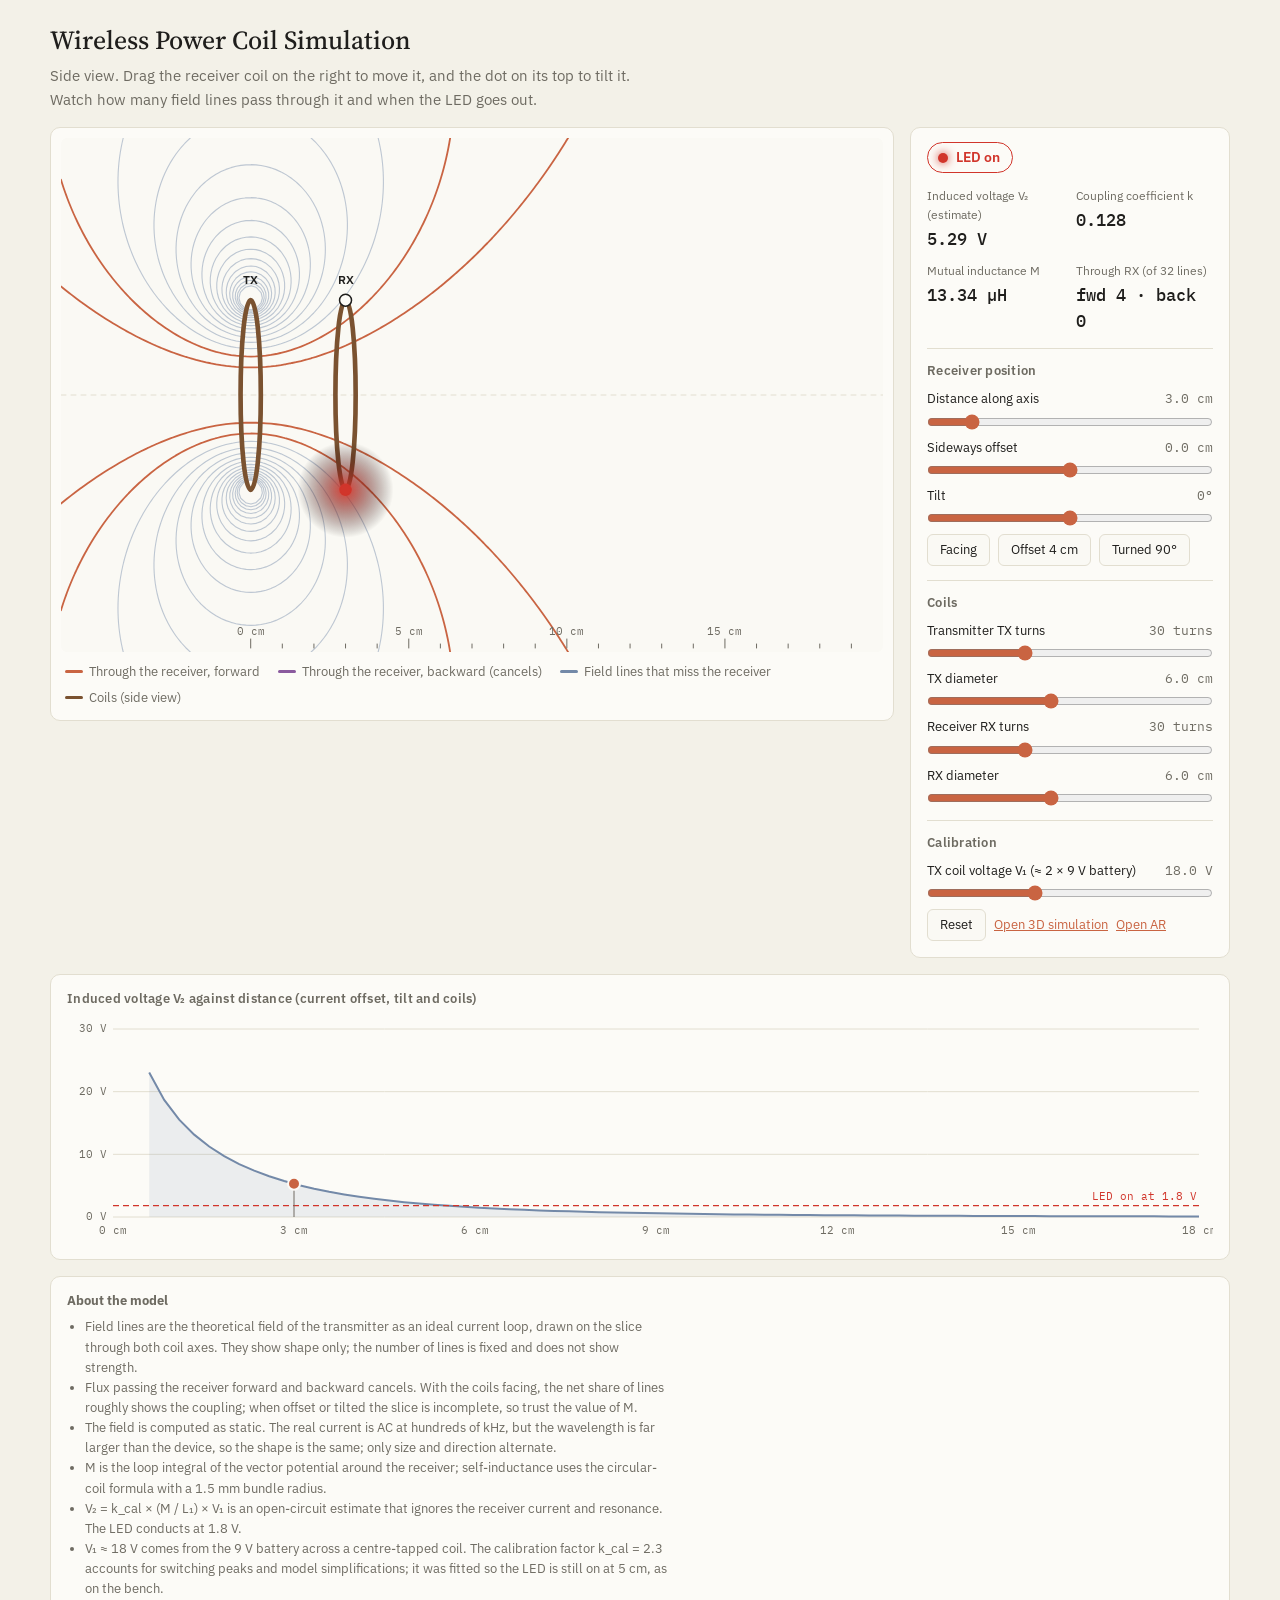
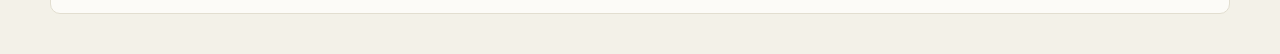
<file: sim.html>
<!DOCTYPE html>
<html lang="en">
<head>
<meta charset="utf-8">
<meta name="viewport" content="width=device-width, initial-scale=1">
<title>Wireless Power Coil Simulation</title>
<link rel="preconnect" href="https://fonts.googleapis.com">
<link rel="preconnect" href="https://fonts.gstatic.com" crossorigin>
<link href="https://fonts.googleapis.com/css2?family=IBM+Plex+Mono:wght@400;500&family=IBM+Plex+Sans:wght@400;500;600&family=Source+Serif+4:wght@500&display=swap" rel="stylesheet">
<style>
/* Layout idea: a lab bench. Large stage on the left, instrument panel on the right, response curve below. */
:root {
  --bg: #f3f1e8;
  --panel: #fcfbf7;
  --stage: #faf9f4;
  --ink: #1f1e1c;
  --muted: #6e6b62;
  --line: #e2ded0;
  --copper: #7a5230;
  --field: #7389a8;
  --link: #c96442;
  --led: #d1352b;
  --anti: #8a5a9e;
  --font-display: "Source Serif 4", "Songti SC", "Noto Serif SC", Georgia, serif;
  --font-body: "IBM Plex Sans", "PingFang SC", "Microsoft YaHei", "Noto Sans SC", system-ui, sans-serif;
  --font-num: "IBM Plex Mono", ui-monospace, Menlo, Consolas, monospace;
}
@media (prefers-color-scheme: dark) {
  :root:not([data-theme="light"]) {
    color-scheme: dark;
    --bg: #262624; --panel: #30302e; --stage: #1f1e1d; --ink: #f0eee6; --muted: #a8a59b;
    --line: #47453f; --copper: #c9996b; --field: #8ea6c8; --link: #e2805a; --led: #ff6a5c; --anti: #c592da;
  }
}
:root[data-theme="dark"] {
  color-scheme: dark;
  --bg: #262624; --panel: #30302e; --stage: #1f1e1d; --ink: #f0eee6; --muted: #a8a59b;
    --line: #47453f; --copper: #c9996b; --field: #8ea6c8; --link: #e2805a; --led: #ff6a5c; --anti: #c592da;
}
* { box-sizing: border-box; }
html, body { margin: 0; }
body {
  background: var(--bg); color: var(--ink);
  font-family: var(--font-body); font-size: 15px; line-height: 1.55;
  padding: 20px 16px 40px;
}
.wrap { max-width: 1180px; margin: 0 auto; display: flex; flex-direction: column; gap: 16px; }
header h1 { font-family: var(--font-display); font-size: 26px; font-weight: 500; margin: 0 0 4px; text-wrap: balance; }
header p { margin: 0; color: var(--muted); max-width: 65ch; }
.bench { display: grid; grid-template-columns: minmax(0, 1fr) 320px; gap: 16px; align-items: start; }
.card { background: var(--panel); border: 1px solid var(--line); border-radius: 10px; }
.stage-card { padding: 10px; }
.stage-box { position: relative; aspect-ratio: 16 / 10; background: var(--stage); border-radius: 6px; overflow: hidden; }
canvas { display: block; width: 100%; height: 100%; }
#stage { touch-action: none; cursor: grab; }
#stage.dragging { cursor: grabbing; }
.legend { display: flex; flex-wrap: wrap; gap: 6px 18px; padding: 10px 4px 2px; color: var(--muted); font-size: 13px; }
.legend span { display: inline-flex; align-items: center; gap: 6px; }
.swatch { width: 18px; height: 3px; border-radius: 2px; display: inline-block; }
.panel { padding: 14px 16px 16px; display: flex; flex-direction: column; gap: 14px; }
.readouts { display: grid; grid-template-columns: 1fr 1fr; gap: 10px 12px; }
.ro { display: flex; flex-direction: column; gap: 1px; }
.ro .k { font-size: 12px; color: var(--muted); }
.ro .v { font-family: var(--font-num); font-variant-numeric: tabular-nums; font-size: 17px; font-weight: 500; }
.ro.wide { grid-column: 1 / -1; }
.pill {
  display: inline-flex; align-items: center; gap: 8px; align-self: flex-start;
  padding: 4px 12px 4px 10px; border-radius: 999px; border: 1px solid var(--line);
  font-weight: 600; font-size: 14px; color: var(--muted);
}
.pill i { width: 10px; height: 10px; border-radius: 50%; background: var(--line); display: inline-block; }
.pill.on { color: var(--led); border-color: var(--led); }
.pill.on i { background: var(--led); box-shadow: 0 0 10px var(--led); }
h2 { font-size: 13px; font-weight: 600; margin: 0; color: var(--muted); letter-spacing: .02em; }
.group { display: flex; flex-direction: column; gap: 8px; border-top: 1px solid var(--line); padding-top: 12px; }
.ctl { display: grid; grid-template-columns: 1fr auto; gap: 2px 8px; align-items: baseline; }
.ctl label { font-size: 13px; }
.ctl output { font-family: var(--font-num); font-variant-numeric: tabular-nums; font-size: 13px; color: var(--muted); }
.ctl input[type=range] { grid-column: 1 / -1; width: 100%; accent-color: var(--link); margin: 2px 0 0; }
.btns { display: flex; flex-wrap: wrap; gap: 8px; }
button {
  font: inherit; font-size: 13px; color: var(--ink); background: var(--stage);
  border: 1px solid var(--line); border-radius: 6px; padding: 5px 12px; cursor: pointer;
}
button:hover { border-color: var(--link); }
button:focus-visible, input:focus-visible { outline: 2px solid var(--field); outline-offset: 2px; }
.curve-card { padding: 14px 16px 12px; display: flex; flex-direction: column; gap: 8px; }
.curve-box { height: 230px; }
.notes { padding: 14px 16px; color: var(--muted); font-size: 13px; }
.notes ul { margin: 6px 0 0; padding-left: 18px; max-width: 75ch; }
@media (max-width: 860px) {
  .bench { grid-template-columns: minmax(0, 1fr); }
  .stage-box { aspect-ratio: 4 / 3; }
}
</style>
</head>
<body>
<div class="wrap">
  <header>
    <h1>Wireless Power Coil Simulation</h1>
    <p>Side view. Drag the receiver coil on the right to move it, and the dot on its top to tilt it. Watch how many field lines pass through it and when the LED goes out.</p>
  </header>

  <div class="bench">
    <div class="card stage-card">
      <div class="stage-box"><canvas id="stage" aria-label="Side view of the coils and field lines; the receiver can be dragged"></canvas></div>
      <div class="legend">
        <span><i class="swatch" style="background:var(--link)"></i>Through the receiver, forward</span>
        <span><i class="swatch" style="background:var(--anti)"></i>Through the receiver, backward (cancels)</span>
        <span><i class="swatch" style="background:var(--field)"></i>Field lines that miss the receiver</span>
        <span><i class="swatch" style="background:var(--copper)"></i>Coils (side view)</span>
      </div>
    </div>

    <div class="card panel">
      <span class="pill" id="ledPill"><i></i><span id="ledText">LED off</span></span>
      <div class="readouts">
        <div class="ro"><span class="k">Induced voltage V₂ (estimate)</span><span class="v" id="roV">–</span></div>
        <div class="ro"><span class="k">Coupling coefficient k</span><span class="v" id="roK">–</span></div>
        <div class="ro"><span class="k">Mutual inductance M</span><span class="v" id="roM">–</span></div>
        <div class="ro"><span class="k">Through RX (of 32 lines)</span><span class="v" id="roN">–</span></div>
      </div>

      <div class="group">
        <h2>Receiver position</h2>
        <div class="ctl"><label for="dist">Distance along axis</label><output id="distO"></output>
          <input type="range" id="dist" min="0.6" max="18" step="0.1"></div>
        <div class="ctl"><label for="off">Sideways offset</label><output id="offO"></output>
          <input type="range" id="off" min="-6" max="6" step="0.1"></div>
        <div class="ctl"><label for="tilt">Tilt</label><output id="tiltO"></output>
          <input type="range" id="tilt" min="-90" max="90" step="1"></div>
        <div class="btns">
          <button type="button" data-preset="face">Facing</button>
          <button type="button" data-preset="shift">Offset 4 cm</button>
          <button type="button" data-preset="perp">Turned 90°</button>
        </div>
      </div>

      <div class="group">
        <h2>Coils</h2>
        <div class="ctl"><label for="n1">Transmitter TX turns</label><output id="n1O"></output>
          <input type="range" id="n1" min="5" max="80" step="1"></div>
        <div class="ctl"><label for="d1">TX diameter</label><output id="d1O"></output>
          <input type="range" id="d1" min="3" max="10" step="0.5"></div>
        <div class="ctl"><label for="n2">Receiver RX turns</label><output id="n2O"></output>
          <input type="range" id="n2" min="5" max="80" step="1"></div>
        <div class="ctl"><label for="d2">RX diameter</label><output id="d2O"></output>
          <input type="range" id="d2" min="3" max="10" step="0.5"></div>
      </div>

      <div class="group">
        <h2>Calibration</h2>
        <div class="ctl"><label for="v1">TX coil voltage V₁ (≈ 2 × 9 V battery)</label><output id="v1O"></output>
          <input type="range" id="v1" min="5" max="40" step="0.5"></div>
        <div class="btns"><button type="button" id="reset">Reset</button><a href="index.html#preview" style="font-size:13px;align-self:center;color:var(--link)">Open 3D simulation</a><a href="index.html" style="font-size:13px;align-self:center;color:var(--link)">Open AR</a></div>
      </div>
    </div>
  </div>

  <div class="card curve-card">
    <h2>Induced voltage V₂ against distance (current offset, tilt and coils)</h2>
    <div class="curve-box"><canvas id="curve" aria-label="Induced voltage against distance"></canvas></div>
  </div>

  <div class="card notes">
    <strong>About the model</strong>
    <ul>
      <li>Field lines are the theoretical field of the transmitter as an ideal current loop, drawn on the slice through both coil axes. They show shape only; the number of lines is fixed and does not show strength.</li>
      <li>Flux passing the receiver forward and backward cancels. With the coils facing, the net share of lines roughly shows the coupling; when offset or tilted the slice is incomplete, so trust the value of M.</li>
      <li>The field is computed as static. The real current is AC at hundreds of kHz, but the wavelength is far larger than the device, so the shape is the same; only size and direction alternate.</li>
      <li>M is the loop integral of the vector potential around the receiver; self-inductance uses the circular-coil formula with a 1.5 mm bundle radius.</li>
      <li>V₂ = k_cal × (M / L₁) × V₁ is an open-circuit estimate that ignores the receiver current and resonance. The LED conducts at 1.8 V.</li>
      <li>V₁ ≈ 18 V comes from the 9 V battery across a centre-tapped coil. The calibration factor k_cal = 2.3 accounts for switching peaks and model simplifications; it was fitted so the LED is still on at 5 cm, as on the bench.</li>
    </ul>
  </div>
</div>

<script>
//<math>
const MU0 = 4e-7 * Math.PI;
const LED_VF = 1.8;
const WIRE_BUNDLE_CM = 0.15;

function ellipKE(m) {
  let a = 1, b = Math.sqrt(1 - m), c = Math.sqrt(m), sum = m / 2, pow = 0.5;
  for (let i = 0; i < 12; i++) {
    const an = (a + b) / 2;
    c = (a - b) / 2;
    b = Math.sqrt(a * b);
    a = an;
    pow *= 2;
    sum += pow * c * c;
    if (Math.abs(c) < 1e-12) break;
  }
  const K = Math.PI / (2 * a);
  return [K, K * (1 - sum)];
}
// Shape of A_phi for a unit-current loop of radius a (drops the mu0/pi factor). Lengths in cm.
function aphiShape(rho, z, a) {
  if (rho < 1e-6) return 0;
  let k2 = 4 * a * rho / ((a + rho) * (a + rho) + z * z);
  if (k2 > 0.999999) k2 = 0.999999;
  const k = Math.sqrt(k2);
  const KE = ellipKE(k2);
  return Math.sqrt(a / rho) / k * ((1 - k2 / 2) * KE[0] - KE[1]);
}
function psi(rho, z, a) { return rho * aphiShape(rho, z, a); }

// Mutual inductance of two single-turn loops, in henry. TX radius a at origin with axis z;
// RX radius b centred at (z = zr, s = sr), tilted by theta in the z-s plane. Lengths in cm.
function mutual0(a, b, zr, sr, theta) {
  const N = 72, ct = Math.cos(theta), st = Math.sin(theta);
  let sum = 0;
  for (let i = 0; i < N; i++) {
    const ph = (i + 0.5) / N * 2 * Math.PI, cp = Math.cos(ph), sp = Math.sin(ph);
    const px = sr + b * cp * ct, py = b * sp, pz = zr - b * cp * st;
    const rho = Math.hypot(px, py);
    if (rho < 1e-6) continue;
    const A = aphiShape(rho, pz, a);
    const dlx = -b * sp * ct, dly = b * cp;
    sum += A * ((-py / rho) * dlx + (px / rho) * dly);
  }
  return MU0 / Math.PI * sum * (2 * Math.PI / N) * 0.01;
}
// Smallest wire-to-wire gap between the two loops, in cm.
function minGap(a, b, zr, sr, theta) {
  const N = 180, ct = Math.cos(theta), st = Math.sin(theta);
  let g = Infinity;
  for (let i = 0; i < N; i++) {
    const ph = i / N * 2 * Math.PI, cp = Math.cos(ph);
    const rho = Math.hypot(sr + b * cp * ct, b * Math.sin(ph)), pz = zr - b * cp * st;
    g = Math.min(g, Math.hypot(rho - a, pz));
  }
  return g;
}
// Direction of B in the drawing plane (z, s), from the flux function.
function fieldDir(z, s, a) {
  const r = Math.max(Math.abs(s), 1e-3), e = 1e-3;
  const dr = (psi(r + e, z, a) - psi(Math.max(r - e, 0), z, a)) / (2 * e);
  const dz = (psi(r, z + e, a) - psi(r, z - e, a)) / (2 * e);
  return [dr / r, -dz / r * (s < 0 ? -1 : 1)];
}
function selfL(n, rCm) {
  return MU0 * n * n * (rCm * 0.01) * (Math.log(8 * rCm / WIRE_BUNDLE_CM) - 2);
}
function solve(s, zr) {
  const a = s.d1 / 2, b = s.d2 / 2, th = s.tilt * Math.PI / 180;
  const M = s.n1 * s.n2 * mutual0(a, b, zr === undefined ? s.dist : zr, s.off, th);
  const L1 = selfL(s.n1, a), L2 = selfL(s.n2, b);
  const clash = minGap(a, b, zr === undefined ? s.dist : zr, s.off, th) < 0.4;
  return { M, k: Math.abs(M) / Math.sqrt(L1 * L2), V2: Math.abs(M) / L1 * s.v1 * K_CAL, clash };
}
//</math>

const K_CAL = 2.3;
const DEFAULTS = { n1: 30, d1: 6, n2: 30, d2: 6, dist: 3, off: 0, tilt: 0, v1: 18 };
const state = Object.assign({}, DEFAULTS);
const Z_MIN = -6, Z_MAX = 20;
const stage = document.getElementById('stage'), curve = document.getElementById('curve');
const $ = id => document.getElementById(id);
let view = { w: 0, h: 0, scale: 1, halfS: 1 };
let contours = null, contourKey = '';

function tok(name) { return getComputedStyle(document.documentElement).getPropertyValue(name).trim(); }
function fitCanvas(c) {
  const dpr = window.devicePixelRatio || 1, w = c.clientWidth, h = c.clientHeight;
  if (c.width !== Math.round(w * dpr) || c.height !== Math.round(h * dpr)) {
    c.width = Math.round(w * dpr); c.height = Math.round(h * dpr);
  }
  const ctx = c.getContext('2d');
  ctx.setTransform(dpr, 0, 0, dpr, 0, 0);
  return { ctx, w, h };
}
const X = z => (z - Z_MIN) * view.scale;
const Y = s => view.h / 2 - s * view.scale;

function lineCount() { return 16; }

// Field lines of an axisymmetric field are contours of psi = rho * A_phi.
function buildContours() {
  const a = state.d1 / 2, n = lineCount();
  const key = [a, n, view.w, view.h].join('|');
  if (key === contourKey) return;
  contourKey = key;
  const cell = 5 / view.scale;
  const cols = Math.ceil((Z_MAX - Z_MIN) / cell), rows = Math.ceil(2 * view.halfS / cell);
  const g = new Float32Array((cols + 1) * (rows + 1));
  for (let j = 0; j <= rows; j++) {
    const s = view.halfS - j * cell;
    for (let i = 0; i <= cols; i++) g[j * (cols + 1) + i] = psi(Math.abs(s), Z_MIN + i * cell, a);
  }
  const top = psi(0.9 * a, 0, a), levels = [];
  for (let i = 1; i <= n; i++) levels.push(top * i / n);
  const groups = levels.map(() => [[], []]);
  const TABLE = { 1: 'lt', 2: 'tr', 3: 'lr', 4: 'rb', 5: 'ltrb', 6: 'tb', 7: 'lb', 8: 'lb', 9: 'tb', 10: 'trlb', 11: 'rb', 12: 'lr', 13: 'tr', 14: 'lt' };
  for (let j = 0; j < rows; j++) {
    const s0 = view.halfS - j * cell, s1 = s0 - cell, side = (s0 + s1) / 2 > 0 ? 0 : 1;
    for (let i = 0; i < cols; i++) {
      const v00 = g[j * (cols + 1) + i], v10 = g[j * (cols + 1) + i + 1];
      const v01 = g[(j + 1) * (cols + 1) + i], v11 = g[(j + 1) * (cols + 1) + i + 1];
      const lo = Math.min(v00, v10, v01, v11), hi = Math.max(v00, v10, v01, v11);
      const z0 = Z_MIN + i * cell, z1 = z0 + cell;
      for (let li = 0; li < levels.length; li++) {
        const L = levels[li];
        if (L < lo || L >= hi) continue;
        const idx = (v00 > L ? 1 : 0) | (v10 > L ? 2 : 0) | (v11 > L ? 4 : 0) | (v01 > L ? 8 : 0);
        const code = TABLE[idx];
        if (!code) continue;
        const pt = e => {
          if (e === 't') return [z0 + (L - v00) / (v10 - v00) * cell, s0];
          if (e === 'b') return [z0 + (L - v01) / (v11 - v01) * cell, s1];
          if (e === 'l') return [z0, s0 - (L - v00) / (v01 - v00) * cell];
          return [z1, s0 - (L - v10) / (v11 - v10) * cell];
        };
        for (let c = 0; c < code.length; c += 2) {
          const p = pt(code[c]), q = pt(code[c + 1]);
          groups[li][side].push(p[0], p[1], q[0], q[1]);
        }
      }
    }
  }
  contours = groups;
}

function rxEnds() {
  const b = state.d2 / 2, th = state.tilt * Math.PI / 180;
  const uz = -Math.sin(th), us = Math.cos(th);
  return { top: [state.dist + b * uz, state.off + b * us], bot: [state.dist - b * uz, state.off - b * us] };
}
function crosses(ax, ay, bx, by, cx, cy, dx, dy) {
  const d1 = (bx - ax) * (cy - ay) - (by - ay) * (cx - ax), d2 = (bx - ax) * (dy - ay) - (by - ay) * (dx - ax);
  const d3 = (dx - cx) * (ay - cy) - (dy - cy) * (ax - cx), d4 = (dx - cx) * (by - cy) - (dy - cy) * (bx - cx);
  return (d1 > 0) !== (d2 > 0) && (d3 > 0) !== (d4 > 0);
}

function drawCoil(ctx, z, s, rCm, tiltDeg, turns, label) {
  ctx.save();
  ctx.translate(X(z), Y(s));
  ctx.rotate(-tiltDeg * Math.PI / 180);
  ctx.strokeStyle = tok('--copper');
  ctx.lineWidth = 2.5 + turns / 14;
  ctx.beginPath();
  ctx.ellipse(0, 0, Math.max(3, 0.32 * view.scale), rCm * view.scale, 0, 0, Math.PI * 2);
  ctx.stroke();
  ctx.restore();
  ctx.fillStyle = tok('--ink');
  ctx.font = '600 12px ' + tok('--font-body');
  ctx.textAlign = 'center';
  ctx.fillText(label, X(z), Math.max(14, Y(s + rCm) - 16));
}

function drawStage(res) {
  const f = fitCanvas(stage), ctx = f.ctx;
  view.w = f.w; view.h = f.h; view.scale = f.w / (Z_MAX - Z_MIN); view.halfS = f.h / 2 / view.scale;
  buildContours();
  ctx.clearRect(0, 0, f.w, f.h);
  const ink = tok('--ink'), muted = tok('--muted'), lineC = tok('--line');

  ctx.strokeStyle = lineC; ctx.lineWidth = 1; ctx.setLineDash([5, 5]);
  ctx.beginPath(); ctx.moveTo(0, Y(0)); ctx.lineTo(f.w, Y(0)); ctx.stroke(); ctx.setLineDash([]);

  const e = rxEnds();
  let pos = 0, neg = 0;
  const thR = state.tilt * Math.PI / 180, nz = Math.cos(thR), ns = Math.sin(thR), aTx = state.d1 / 2;
  ctx.lineCap = 'round';
  for (const pair of contours) for (const seg of pair) {
    if (!seg.length) continue;
    let net = 0;
    for (let i = 0; i < seg.length; i += 4)
      if (crosses(seg[i], seg[i + 1], seg[i + 2], seg[i + 3], e.top[0], e.top[1], e.bot[0], e.bot[1])) {
        const d = fieldDir((seg[i] + seg[i + 2]) / 2, (seg[i + 1] + seg[i + 3]) / 2, aTx);
        net += d[0] * nz + d[1] * ns > 0 ? 1 : -1;
      }
    const on = net !== 0;
    if (net > 0) pos++; else if (net < 0) neg++;
    ctx.strokeStyle = net > 0 ? tok('--link') : net < 0 ? tok('--anti') : tok('--field');
    ctx.globalAlpha = on ? 1 : 0.45;
    ctx.lineWidth = on ? 1.8 : 1.1;
    ctx.beginPath();
    for (let i = 0; i < seg.length; i += 4) { ctx.moveTo(X(seg[i]), Y(seg[i + 1])); ctx.lineTo(X(seg[i + 2]), Y(seg[i + 3])); }
    ctx.stroke();
  }
  ctx.globalAlpha = 1;

  // centimetre ruler along the axis
  ctx.fillStyle = muted; ctx.strokeStyle = muted; ctx.lineWidth = 1;
  ctx.font = '11px ' + tok('--font-num'); ctx.textAlign = 'center';
  for (let z = 0; z <= Z_MAX - 1; z++) {
    const big = z % 5 === 0;
    ctx.beginPath(); ctx.moveTo(X(z), f.h - 4); ctx.lineTo(X(z), f.h - (big ? 13 : 8)); ctx.stroke();
    if (big) ctx.fillText(z + ' cm', X(z), f.h - 17);
  }

  drawCoil(ctx, 0, 0, state.d1 / 2, 0, state.n1, 'TX');
  drawCoil(ctx, state.dist, state.off, state.d2 / 2, state.tilt, state.n2, 'RX');

  // LED hangs at the lower end of the receiver coil
  const lx = X(e.bot[0]), ly = Y(e.bot[1]);
  const bright = res.clash ? 0 : Math.max(0, Math.min(1, (res.V2 - LED_VF) / 1.5));
  if (bright > 0) {
    const R = 14 + 34 * bright, grd = ctx.createRadialGradient(lx, ly, 2, lx, ly, R);
    grd.addColorStop(0, tok('--led')); grd.addColorStop(1, 'transparent');
    ctx.globalAlpha = 0.35 + 0.55 * bright; ctx.fillStyle = grd;
    ctx.beginPath(); ctx.arc(lx, ly, R, 0, Math.PI * 2); ctx.fill(); ctx.globalAlpha = 1;
  }
  ctx.fillStyle = bright > 0 ? tok('--led') : tok('--stage');
  ctx.strokeStyle = bright > 0 ? tok('--led') : muted; ctx.lineWidth = 1.5;
  ctx.beginPath(); ctx.arc(lx, ly, 5.5, 0, Math.PI * 2); ctx.fill(); ctx.stroke();

  // tilt handle
  ctx.fillStyle = tok('--panel'); ctx.strokeStyle = ink; ctx.lineWidth = 1.5;
  ctx.beginPath(); ctx.arc(X(e.top[0]), Y(e.top[1]), 6, 0, Math.PI * 2); ctx.fill(); ctx.stroke();

  return { pos, neg, total: contours.length * 2 };
}

function drawCurve(res) {
  const f = fitCanvas(curve), ctx = f.ctx;
  ctx.clearRect(0, 0, f.w, f.h);
  const m = { l: 46, r: 14, t: 12, b: 30 }, pw = f.w - m.l - m.r, ph = f.h - m.t - m.b;
  const zMax = 18, pts = [];
  let vMax = 3;
  for (let i = 0; i <= 70; i++) {
    const z = 0.6 + (zMax - 0.6) * i / 70, v = solve(state, z).V2;
    pts.push([z, v]); if (v > vMax) vMax = v;
  }
  const step = vMax > 20 ? 10 : vMax > 8 ? 4 : vMax > 4 ? 2 : 1;
  vMax = Math.ceil(vMax * 1.05 / step) * step;
  const px = z => m.l + z / zMax * pw, py = v => m.t + ph - v / vMax * ph;
  const muted = tok('--muted'), lineC = tok('--line'), field = tok('--field'), led = tok('--led');

  ctx.font = '11px ' + tok('--font-num'); ctx.fillStyle = muted; ctx.strokeStyle = lineC; ctx.lineWidth = 1;
  ctx.textAlign = 'right'; ctx.textBaseline = 'middle';
  for (let v = 0; v <= vMax + 1e-9; v += step) {
    ctx.beginPath(); ctx.moveTo(m.l, py(v)); ctx.lineTo(m.l + pw, py(v)); ctx.stroke();
    ctx.fillText(v + ' V', m.l - 6, py(v));
  }
  ctx.textAlign = 'center'; ctx.textBaseline = 'top';
  for (let z = 0; z <= zMax; z += 3) ctx.fillText(z + ' cm', px(z), m.t + ph + 8);

  ctx.beginPath(); ctx.moveTo(px(pts[0][0]), py(0));
  for (const p of pts) ctx.lineTo(px(p[0]), py(p[1]));
  ctx.lineTo(px(zMax), py(0)); ctx.closePath();
  ctx.globalAlpha = 0.12; ctx.fillStyle = field; ctx.fill(); ctx.globalAlpha = 1;
  ctx.beginPath(); pts.forEach((p, i) => i ? ctx.lineTo(px(p[0]), py(p[1])) : ctx.moveTo(px(p[0]), py(p[1])));
  ctx.strokeStyle = field; ctx.lineWidth = 2; ctx.stroke();

  ctx.setLineDash([6, 4]); ctx.strokeStyle = led; ctx.lineWidth = 1.2;
  ctx.beginPath(); ctx.moveTo(m.l, py(LED_VF)); ctx.lineTo(m.l + pw, py(LED_VF)); ctx.stroke(); ctx.setLineDash([]);
  ctx.fillStyle = led; ctx.textAlign = 'right'; ctx.textBaseline = 'bottom';
  ctx.fillText('LED on at 1.8 V', m.l + pw - 2, py(LED_VF) - 3);

  const cx = px(Math.min(state.dist, zMax)), cy = py(Math.min(res.V2, vMax));
  ctx.strokeStyle = muted; ctx.lineWidth = 1;
  ctx.beginPath(); ctx.moveTo(cx, m.t + ph); ctx.lineTo(cx, cy); ctx.stroke();
  ctx.fillStyle = tok('--link'); ctx.strokeStyle = tok('--panel'); ctx.lineWidth = 2;
  ctx.beginPath(); ctx.arc(cx, cy, 6, 0, Math.PI * 2); ctx.fill(); ctx.stroke();
}

const FORMAT = {
  n1: v => v + ' turns', n2: v => v + ' turns', d1: v => v.toFixed(1) + ' cm', d2: v => v.toFixed(1) + ' cm',
  dist: v => v.toFixed(1) + ' cm', off: v => v.toFixed(1) + ' cm', tilt: v => v.toFixed(0) + '°', v1: v => v.toFixed(1) + ' V'
};
function syncControls() {
  for (const key in FORMAT) { $(key).value = state[key]; $(key + 'O').textContent = FORMAT[key](state[key]); }
}
let queued = false;
function render() {
  if (queued) return;
  queued = true;
  requestAnimationFrame(() => {
    queued = false;
    syncControls();
    const res = solve(state);
    const link = drawStage(res);
    drawCurve(res);
    $('roV').textContent = res.clash ? 'Coils touch' : res.V2.toFixed(2) + ' V';
    $('roK').textContent = res.k.toFixed(3);
    $('roM').textContent = (res.M * 1e6).toFixed(2) + ' µH';
    $('roN').textContent = 'fwd ' + link.pos + ' · back ' + link.neg;
    const on = !res.clash && res.V2 > LED_VF;
    $('ledPill').classList.toggle('on', on);
    $('ledText').textContent = on ? 'LED on' : 'LED off';
  });
}
for (const key in FORMAT) $(key).addEventListener('input', ev => { state[key] = parseFloat(ev.target.value); render(); });
const PRESETS = { face: { dist: 3, off: 0, tilt: 0 }, shift: { dist: 3, off: 4, tilt: 0 }, perp: { dist: 3, off: 0, tilt: 90 } };
document.querySelectorAll('[data-preset]').forEach(b => b.addEventListener('click', () => { Object.assign(state, PRESETS[b.dataset.preset]); render(); }));
$('reset').addEventListener('click', () => { Object.assign(state, DEFAULTS); render(); });

// Drag the receiver to move it; drag its top handle to tilt it.
let drag = null;
function worldOf(ev) {
  const r = stage.getBoundingClientRect();
  return [Z_MIN + (ev.clientX - r.left) / view.scale, (view.h / 2 - (ev.clientY - r.top)) / view.scale];
}
stage.addEventListener('pointerdown', ev => {
  const p = worldOf(ev), e = rxEnds(), grab = 16 / view.scale;
  if (Math.hypot(p[0] - e.top[0], p[1] - e.top[1]) < grab) drag = { mode: 'tilt' };
  else if (Math.hypot(p[0] - state.dist, p[1] - state.off) < state.d2 / 2 + grab)
    drag = { mode: 'move', dz: state.dist - p[0], ds: state.off - p[1] };
  else return;
  stage.setPointerCapture(ev.pointerId); stage.classList.add('dragging'); ev.preventDefault();
});
stage.addEventListener('pointermove', ev => {
  if (!drag) return;
  const p = worldOf(ev);
  if (drag.mode === 'move') {
    state.dist = Math.round(Math.max(0.6, Math.min(18, p[0] + drag.dz)) * 10) / 10;
    state.off = Math.round(Math.max(-6, Math.min(6, p[1] + drag.ds)) * 10) / 10;
  } else {
    const t = Math.atan2(-(p[0] - state.dist), p[1] - state.off) * 180 / Math.PI;
    state.tilt = Math.round(Math.max(-90, Math.min(90, t)));
  }
  render();
});
const endDrag = () => { drag = null; stage.classList.remove('dragging'); };
stage.addEventListener('pointerup', endDrag);
stage.addEventListener('pointercancel', endDrag);

new ResizeObserver(render).observe(stage);
new ResizeObserver(render).observe(curve);
new MutationObserver(render).observe(document.documentElement, { attributes: true, attributeFilter: ['data-theme'] });
matchMedia('(prefers-color-scheme: dark)').addEventListener('change', render);
if (document.fonts && document.fonts.ready) document.fonts.ready.then(render);
render();
</script>
</body>
</html>
</file>
